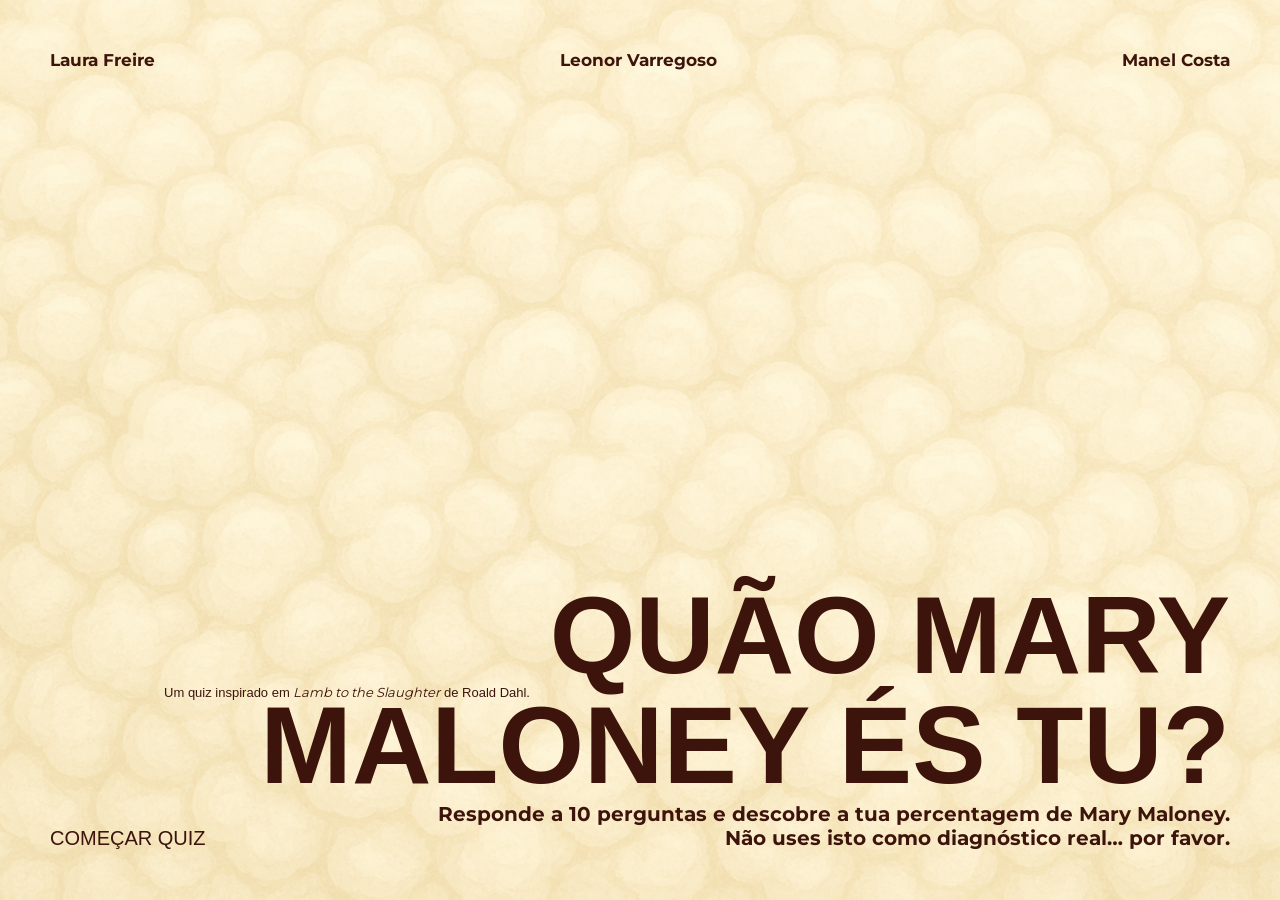
<file: index.html>
<!DOCTYPE html>
<html lang="pt">
<head>
    <meta charset="UTF-8">
    <meta name="viewport" content="width=device-width, initial-scale=1.0">
    <title>Homepage</title>
    <link rel="stylesheet" href="css/warning.css">
    <script src="js/warning.js" defer></script>
    <script src="js/index.js" defer></script>
    <script src="js/script.js" defer></script>
    <link rel="stylesheet" href="css/index.css">

</head>
<body>
<div class="screen-warning" aria-live="polite">
    <div class="screen-warning__content">
        <img src="img/logo.png" alt="Logo" class="screen-warning__logo">
        <p class="screen-warning__text">
            É necessário um ecrã maior para visualizar este website.
        </p>
    </div>
</div>

<div id="canvas-container">
    <canvas id="carne-canvas"></canvas>
    <canvas id="la-canvas"></canvas>
</div>

<div class="page">
    <div class="nomes">
        <p>Laura Freire</p>
        <p>Leonor Varregoso</p>
        <p>Manel Costa</p>
    </div>
        <h1>QUÃO MARY<br>MALONEY ÉS TU?</h1>
        <p class="subtitle">
            Um quiz inspirado em <em>Lamb to the Slaughter</em> de Roald Dahl.
        </p>
        <p class="text-center">
            Responde a 10 perguntas e descobre a tua percentagem de Mary Maloney.<br>
            Não uses isto como diagnóstico real… por favor.
        </p>
    <div class="btn-row">
        <a class="btn" onclick="startQuiz()">COMEÇAR QUIZ</a>
    </div>
</div>

</body>
</html>
</file>
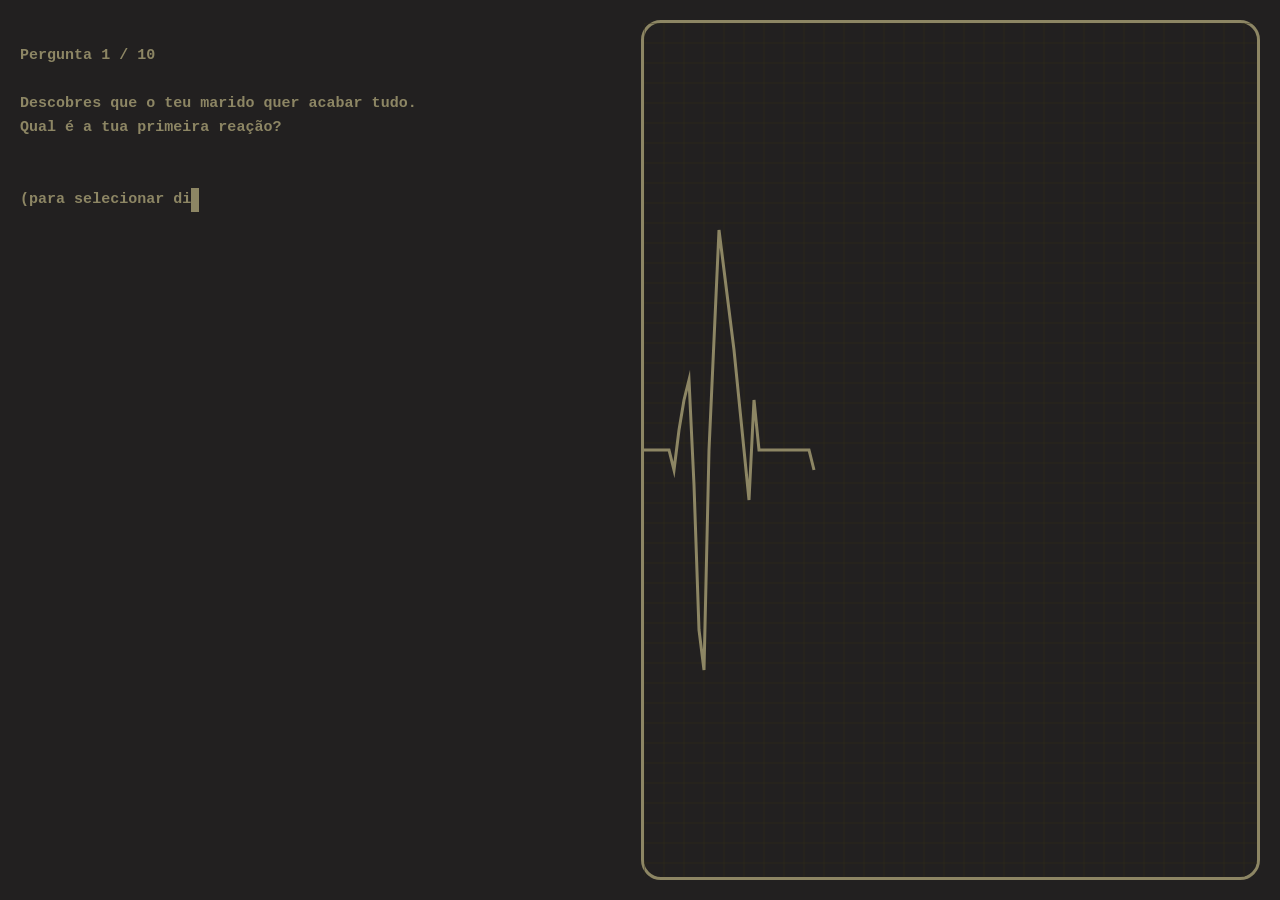
<file: pergunta1.html>
<!DOCTYPE html>
<html lang="pt-PT">
<head>
    <meta charset="UTF-8">
    <meta name="viewport" content="width=device-width, initial-scale=1.0">
    <title>Pergunta 1</title>
    <link rel="stylesheet" href="css/warning.css">
    <script src="js/warning.js" defer></script>
    <script src="js/p1.js" defer></script>
    <script src="js/script.js" defer></script>
    <link rel="stylesheet" href="css/p1.css">
</head>
<body>
<div class="screen-warning" aria-live="polite">
    <div class="screen-warning__content">
        <img src="img/logo.png" alt="Logo" class="screen-warning__logo">
        <p class="screen-warning__text">
            É necessário um ecrã maior para visualizar este website.
        </p>
    </div>
</div>

<div class="layout">

    <div class="terminal-wrapper">
        <div id="terminal"></div>
    </div>

    <div class="ecg-wrapper">
        <canvas id="ecg"></canvas>
    </div>

</div>

</body>
</html>
</file>
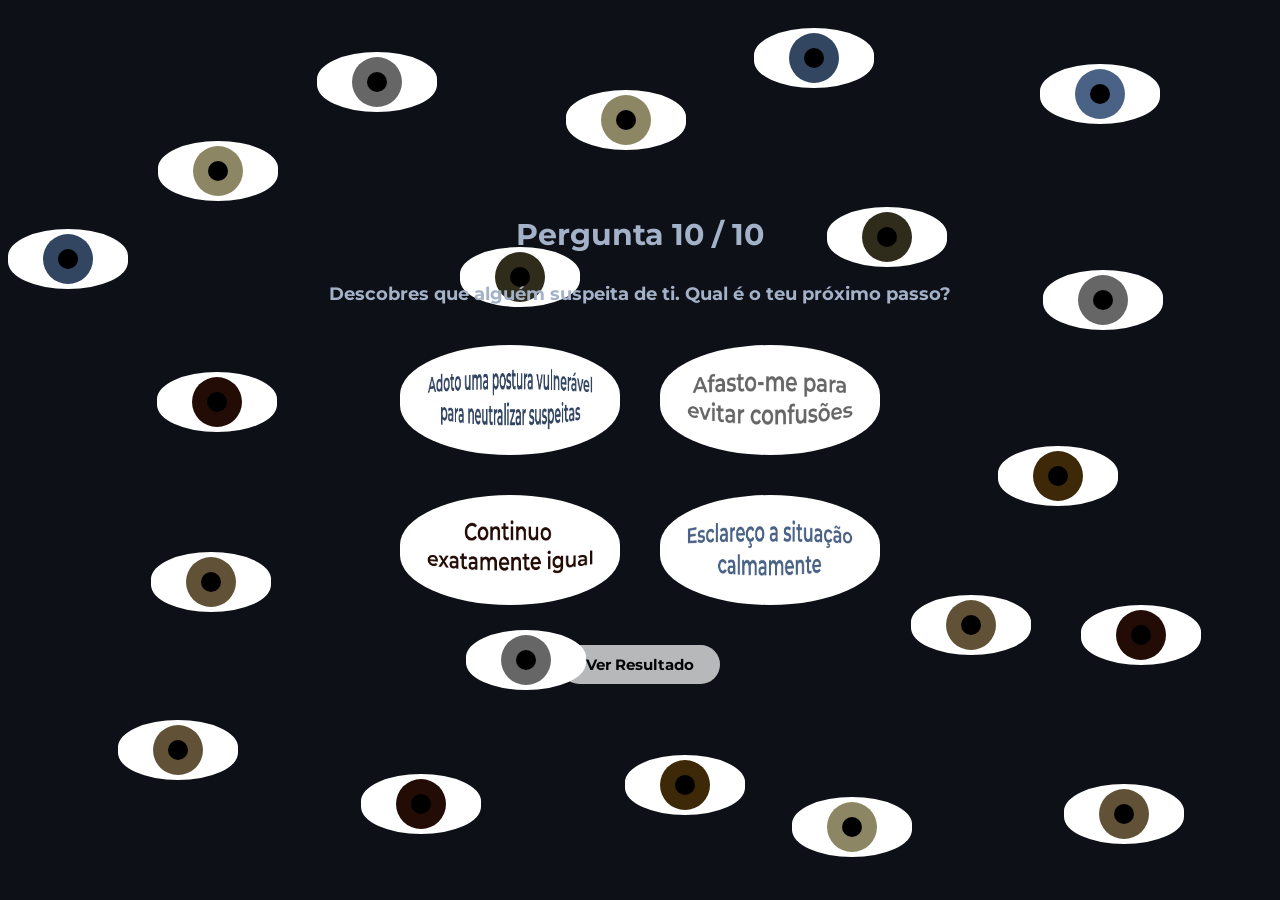
<file: pergunta10.html>
<!DOCTYPE html>
<html lang="pt-PT">
<head>
    <meta charset="UTF-8">
    <title>Pergunta 10</title>
    <link rel="stylesheet" href="css/warning.css">
    <script src="js/warning.js" defer></script>
    <script src="js/p10.js" defer></script>
    <script src="js/script.js" defer></script>
    <link rel="stylesheet" href="css/p10.css">
</head>

<body>
<div class="screen-warning" aria-live="polite">
    <div class="screen-warning__content">
        <img src="img/logo.png" alt="Logo" class="screen-warning__logo">
        <p class="screen-warning__text">
            É necessário um ecrã maior para visualizar este website.
        </p>
    </div>
</div>

<div id="eyes-container"></div>

<div class="main-wrapper">
    <div class="card">
        <h2 class="title-center">Pergunta 10 / 10</h2>
        <p class="question-text">
            Descobres que alguém suspeita de ti. Qual é o teu próximo passo?
        </p>

        <form>
            <div class="image-options">

                <label class="image-option">
                    <input type="radio" name="q10" value="10">
                    <div class="image-eye">
                        <img src="img/1.png" alt="1">
                    </div>
                </label>

                <label class="image-option">
                    <input type="radio" name="q10" value="0">
                    <div class="image-eye">
                        <img src="img/2.png" alt="2">
                    </div>
                </label>

                <label class="image-option">
                    <input type="radio" name="q10" value="5">
                    <div class="image-eye">
                        <img src="img/3.png" alt="3">
                    </div>
                </label>

                <label class="image-option">
                    <input type="radio" name="q10" value="2">
                    <div class="image-eye">
                        <img src="img/4.png" alt="4">
                    </div>
                </label>

            </div>


        </form>

        <div class="button-row">
            <button class="btn" type="button" onclick="nextQuestion('q10','resultado.html')">Ver Resultado</button>
        </div>
    </div>
</div>

</body>
</html>
</file>
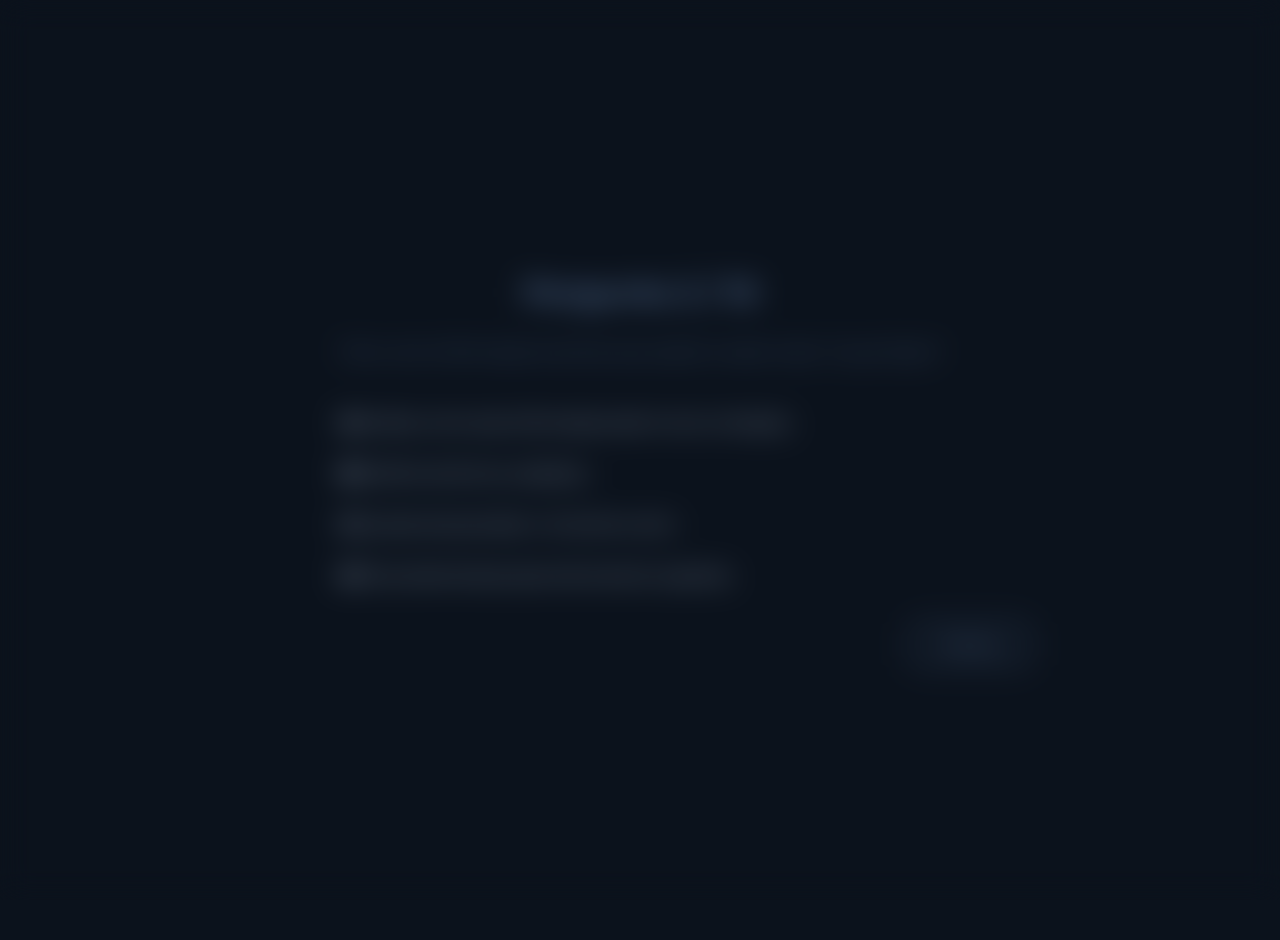
<file: pergunta2.html>
<!DOCTYPE html>
<html lang="pt">
<head>
    <meta charset="UTF-8">
    <title>Pergunta 2</title>
    <link rel="stylesheet" href="css/warning.css">
    <script src="js/warning.js" defer></script>
    <script src="js/p2.js" defer></script>
    <script src="js/script.js" defer></script>
    <link rel="stylesheet" href="css/p2.css">
</head>
<body>
<div class="screen-warning" aria-live="polite">
    <div class="screen-warning__content">
        <img src="img/logo.png" alt="Logo" class="screen-warning__logo">
        <p class="screen-warning__text">
            É necessário um ecrã maior para visualizar este website.
        </p>
    </div>
</div>

<canvas id="blurCanvas"></canvas>

<div class="main-wrapper">
    <div class="card">
        <h2 class="title-center">Pergunta 2 / 10</h2>
        <p class="question-text">
            Tens uma informação secreta que podia mudar tudo. O que fazes?
        </p>

        <form>
            <div class="options">
                <label class="option-label">
                    <input type="radio" name="q2" value="10">
                    <span><strong>A)</strong> Analiso como essa informação pode-me ser vantajosa.</span>
                </label>
                <label class="option-label">
                    <input type="radio" name="q2" value="0">
                    <span><strong>B)</strong> Partilho de forma cuidadosa.</span>
                </label>
                <label class="option-label">
                    <input type="radio" name="q2" value="6">
                    <span><strong>C)</strong> Guardo até perceber o momento certo.</span>
                </label>
                <label class="option-label">
                    <input type="radio" name="q2" value="8">
                    <span><strong>D)</strong> Finjo desinteresse para não levantar suspeitas.</span>
                </label>
            </div>
        </form>

        <div class="button-row">
            <button class="btn" type="button" onclick="nextQuestion('q2','pergunta3.html')">Próxima</button>
        </div>
    </div>
</div>

</body>
</html>
</file>
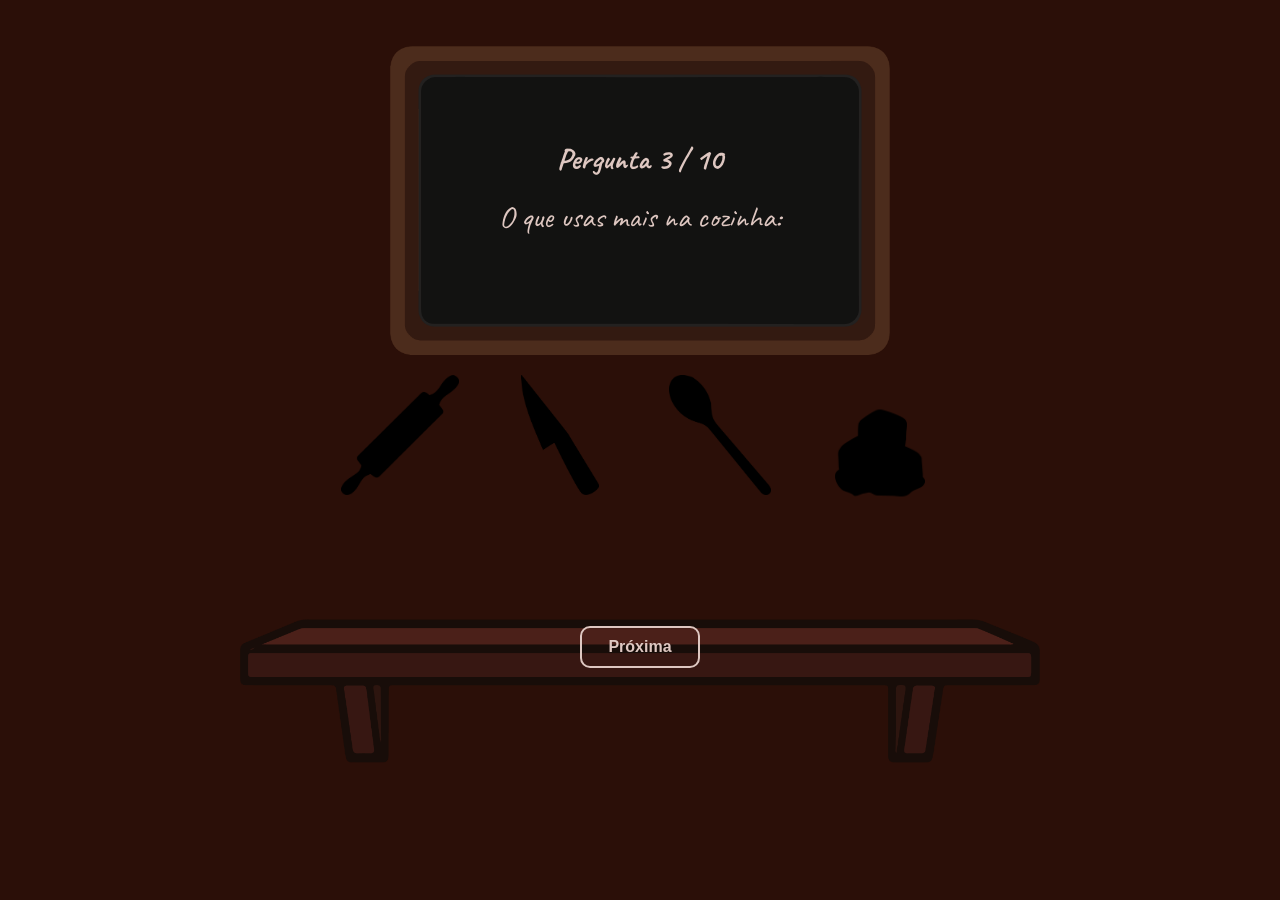
<file: pergunta3.html>
<!DOCTYPE html>
<html lang="pt">
<head>
    <meta charset="UTF-8">
    <title>Pergunta 3</title>
    <link rel="stylesheet" href="css/3.css">
    <script src="js/script.js" defer></script>
    <script src="js/3.js" defer></script>
    <link rel="stylesheet" href="css/warning.css">
    <script src="js/warning.js" defer></script>
</head>

<body>

<div class="screen-warning" aria-live="polite">
    <div class="screen-warning__content">

        <img
                src="img/logo.png"
                alt="Logo"
                class="screen-warning__logo"
        >

        <p class="screen-warning__text">
            É necessário um ecrã maior para visualizar este website.
        </p>

    </div>
</div>
    <img src="img/fundocozinha.png" alt="prateleira" class="img-fundo">

<div class="conteudo">

    <h2 class="title-center">Pergunta 3 / 10</h2>
    <p class="question-text">O que usas mais na cozinha:</p>

    <div class="quadro-container">
        <img src="img/quadro.png" alt="quadro" class="quadro-img">
    </div>


    <div class="objetos-container">

        <div class="obj" data-value="3" data-text="Um rolo da massa." data-radio="q3-rolo">
            <img src="img/rolo sombra.png" class="sombra">
            <img src="img/rolo.png" class="cor">
        </div>

        <div class="obj" data-value="9" data-text="Um bom conjunto de facas afiadas." data-radio="q3-faca">
            <img src="img/faca sombra.png" class="sombra">
            <img src="img/faca.png" class="cor">
        </div>

        <div class="obj" data-value="0" data-text="Uma colher de pau." data-radio="q3-colher">
            <img src="img/colher sombra.png" class="sombra">
            <img src="img/colher.png" class="cor">
        </div>

        <div class="obj gelo" data-value="10" data-text="Comida congelada, porque sou prático/a e não tenho tempo." data-radio="q3-gelo">
            <img src="img/gelo sombra.png" class="sombra">
            <img src="img/gelo.png" class="cor">
        </div>

    </div>

    <p class="descricao-selecao"></p>

    <div class="radios-ocultos">
        <input type="radio" name="q3" id="q3-rolo" value="3">
        <input type="radio" name="q3" id="q3-faca" value="9">
        <input type="radio" name="q3" id="q3-colher" value="0">
        <input type="radio" name="q3" id="q3-gelo" value="10">
    </div>

    <div class="button-row">
        <button class="btn" type="button"
                onclick="nextQuestion('q3','pergunta4.html')">
            Próxima
        </button>
    </div>

</div>

</body>


</html>
</file>
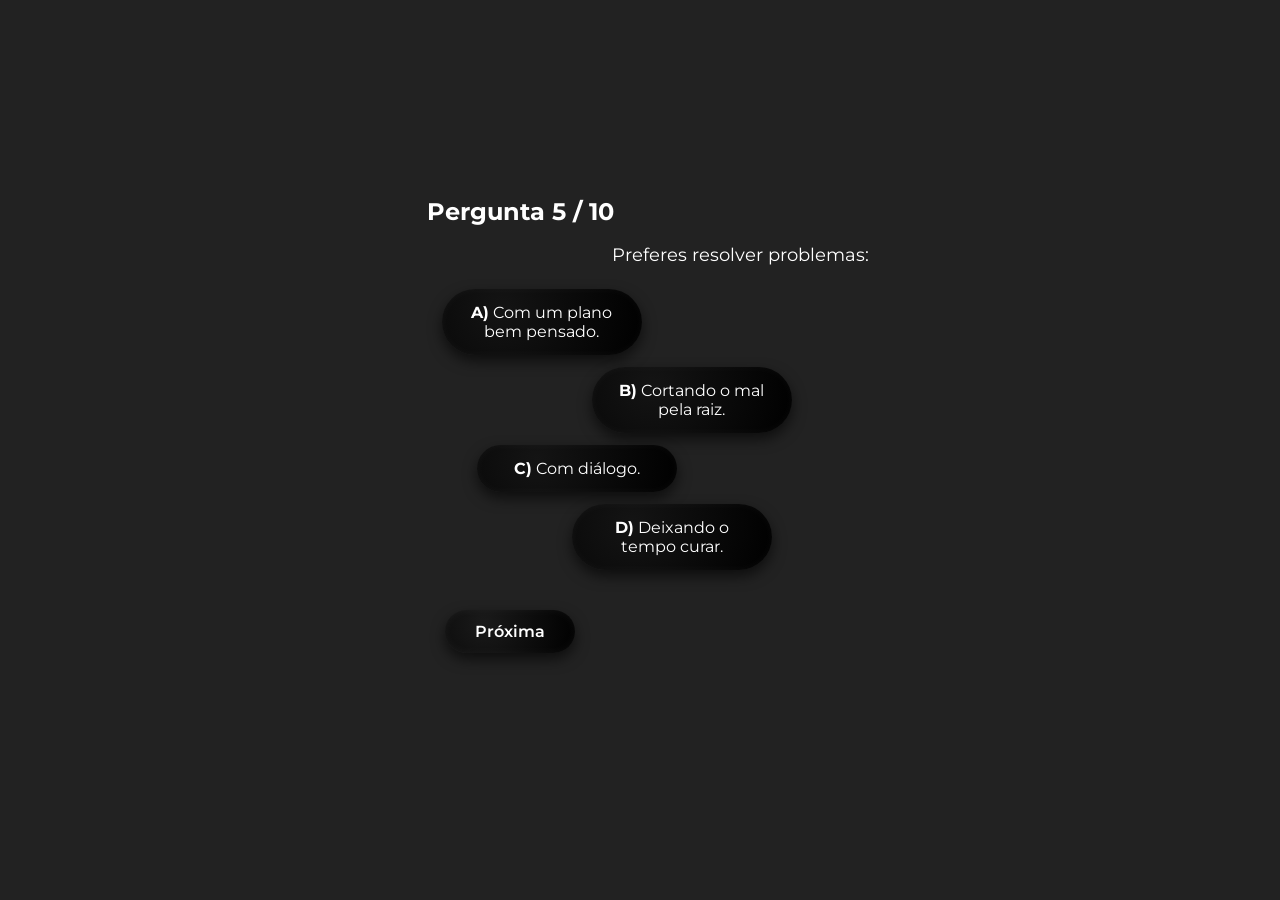
<file: pergunta5.html>
<!DOCTYPE html>
<html lang="pt">
<head>
    <meta charset="UTF-8">
    <title>Pergunta 5</title>
    <script src="js/warning.js" defer></script>

    <link rel="stylesheet" href="css/5.css">
    <script src="js/script.js" defer></script>
    <script src="js/5.js" defer></script>
    <link rel="stylesheet" href="css/warning.css">


</head>
<body>

<div class="screen-warning" aria-live="polite">
    <div class="screen-warning__content">

        <img
                src="img/logo.png"
                alt="Logo"
                class="screen-warning__logo"
        >

        <p class="screen-warning__text">
            É necessário um ecrã maior para visualizar este website.
        </p>

    </div>
</div>

<div class="main-wrapper">
    <div class="card">
        <h2 class="title-center">Pergunta 5 / 10</h2>
        <p class="question-text">
            Preferes resolver problemas:
        </p>

        <form>
            <div class="options">
                <label class="option-label">
                    <input type="radio" name="q5" value="6">
                    <span><strong>A)</strong> Com um plano bem pensado.</span>
                </label>
                <label class="option-label">
                    <input type="radio" name="q5" value="10">
                    <span><strong>B)</strong> Cortando o mal pela raiz.</span>
                </label>
                <label class="option-label">
                    <input type="radio" name="q5" value="0">
                    <span><strong>C)</strong> Com diálogo.</span>
                </label>
                <label class="option-label">
                    <input type="radio" name="q5" value="3">
                    <span><strong>D)</strong> Deixando o tempo curar.</span>
                </label>
            </div>
        </form>

        <div class="button-row">
            <button class="btn" type="button" onclick="nextQuestion('q5','pergunta6.html')">Próxima</button>
        </div>
    </div>
</div>
</body>
</html>
</file>
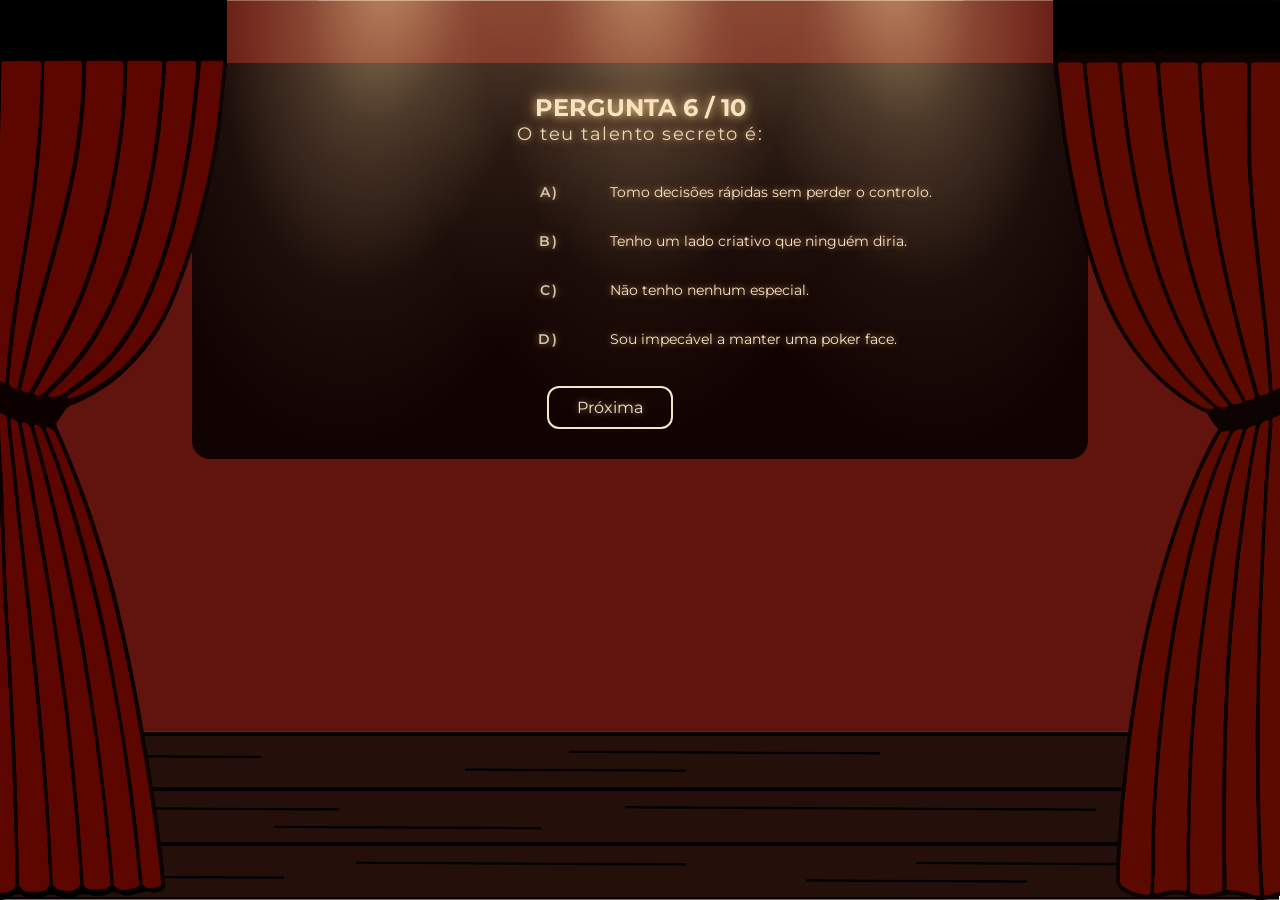
<file: pergunta6.html>
<!DOCTYPE html>
<html lang="pt">
<head>
    <meta charset="UTF-8">
    <title>Pergunta 6</title>
    <script src="js/warning.js" defer></script>
    <link rel="stylesheet" href="css/6.css">
    <script src="js/script.js" defer></script>
    <script src="js/6.js" defer></script>
    <link rel="stylesheet" href="css/warning.css">

</head>

<body>

<div class="screen-warning" aria-live="polite">
    <div class="screen-warning__content">

        <img
                src="img/logo.png"
                alt="Logo"
                class="screen-warning__logo"
        >

        <p class="screen-warning__text">
            É necessário um ecrã maior para visualizar este website.
        </p>

    </div>
</div>

<div class="cenario">
    <img src="img/cenário.png" class="cenario-img">

</div>
<img src="img/cortina_esq.png" id="cortina-fechada-esq" class="cortina-fechada fechar-esq">
<img src="img/cortina_dir.png" id="cortina-fechada-dir" class="cortina-fechada fechar-dir">

<img src="img/aberta_esq.png" class="cortina-aberta aberta-esq">
<img src="img/aberta_dir.png" class="cortina-aberta aberta-dir">

<div class="holofotes">
    <div class="holofote h1"></div>
    <div class="holofote h2"></div>
    <div class="holofote h3"></div>

</div>

<div class="painel-projecao">
    <h2 class="title-center">Pergunta 6 / 10</h2>
    <p class="question-text">O teu talento secreto é:</p>

    <form class="opcoes-projecao">

        <label class="option-label">
            <input type="radio" name="q6" value="10">
            <span class="linha-opcao">
            <span class="letra">A)</span>
            <span class="texto">Tomo decisões rápidas sem perder o controlo.</span>
        </span>
        </label>

        <label class="option-label">
            <input type="radio" name="q6" value="5">
            <span class="linha-opcao">
            <span class="letra">B)</span>
            <span class="texto">Tenho um lado criativo que ninguém diria.</span>
        </span>
        </label>

        <label class="option-label">
            <input type="radio" name="q6" value="0">
            <span class="linha-opcao">
            <span class="letra">C)</span>
            <span class="texto">Não tenho nenhum especial.</span>
        </span>
        </label>

        <label class="option-label">
            <input type="radio" name="q6" value="7">
            <span class="linha-opcao">
            <span class="letra">D)</span>
            <span class="texto">Sou impecável a manter uma poker face.</span>
        </span>
        </label>

    </form>


    <div class="button-row">
        <button class="btn" type="button" onclick="nextQuestion('q6','pergunta7.html')">Próxima</button>
    </div>
</div>
</body>
</html>
</file>
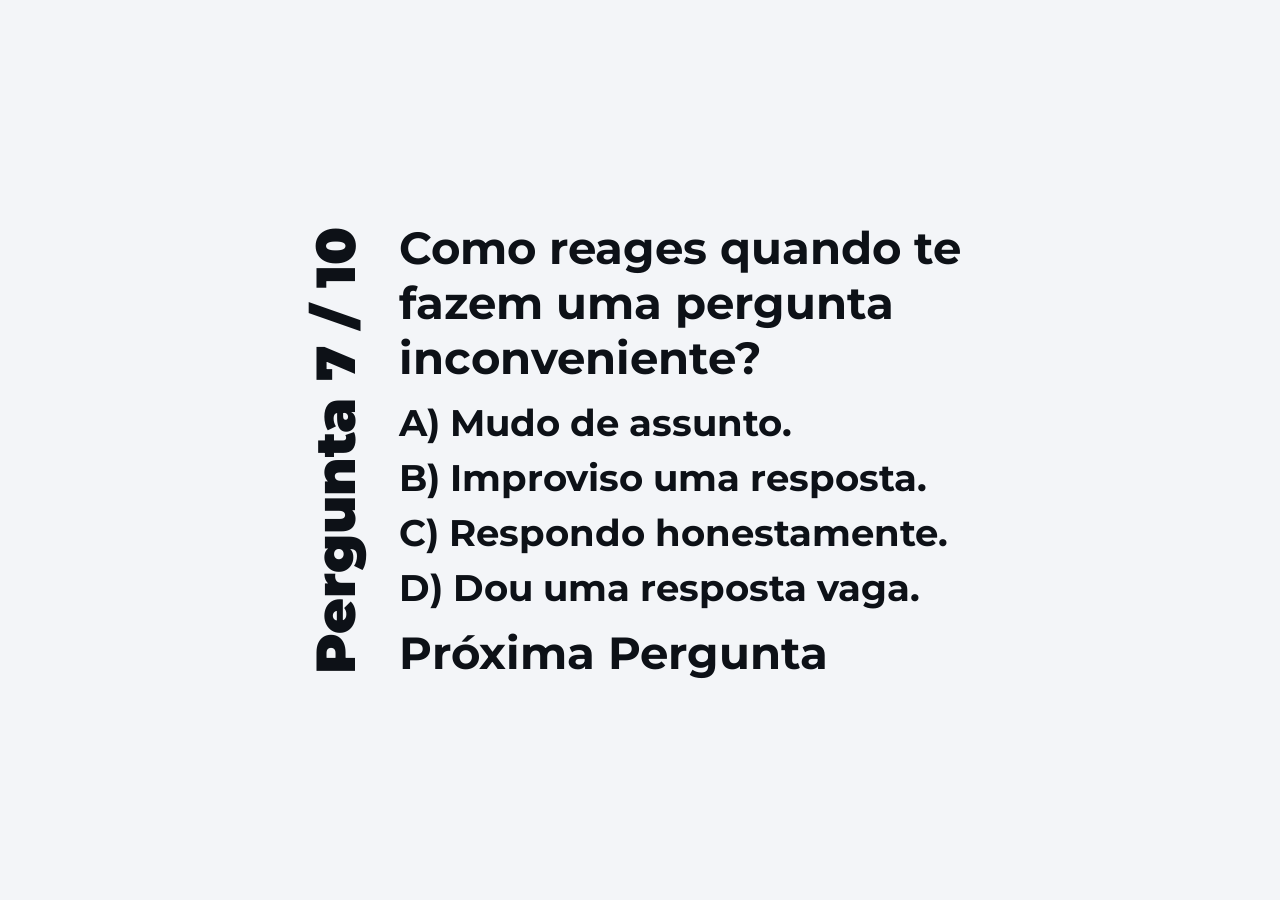
<file: pergunta7.html>
<!DOCTYPE html>
<html lang="pt-PT">
<head>
    <meta charset="UTF-8">
    <title>Pergunta 7</title>
    <link rel="stylesheet" href="css/warning.css">
    <script src="js/warning.js" defer></script>
    <script src="js/p7.js" defer></script>
    <script src="js/script.js" defer></script>
    <link rel="stylesheet" href="css/p7.css">
</head>
<body>
<div class="screen-warning" aria-live="polite">
    <div class="screen-warning__content">
        <img src="img/logo.png" alt="Logo" class="screen-warning__logo">
        <p class="screen-warning__text">
            É necessário um ecrã maior para visualizar este website.
        </p>
    </div>
</div>

<div class="main-wrapper">
    <h2 class="title-center">Pergunta 7 / 10</h2>
    <div class="card">
        <p class="question-text">
            Como reages quando te fazem uma pergunta inconveniente?
        </p>
        <form>
            <div class="options">
                <label class="option-label">
                    <input type="radio" name="q7" value="2">
                    <span><strong>A)</strong> Mudo de assunto.</span>
                </label>
                <label class="option-label">
                    <input type="radio" name="q7" value="10">
                    <span><strong>B)</strong> Improviso uma resposta.</span>
                </label>
                <label class="option-label">
                    <input type="radio" name="q7" value="0">
                    <span><strong>C)</strong> Respondo honestamente.</span>
                </label>
                <label class="option-label">
                    <input type="radio" name="q7" value="5">
                    <span><strong>D)</strong> Dou uma resposta vaga.</span>
                </label>
            </div>
        </form>

        <div class="button-row">
            <a class="btn" type="button" onclick="nextQuestion('q7','pergunta8.html')">Próxima Pergunta</a>
        </div>
    </div>
</div>
</body>
</html>
</file>
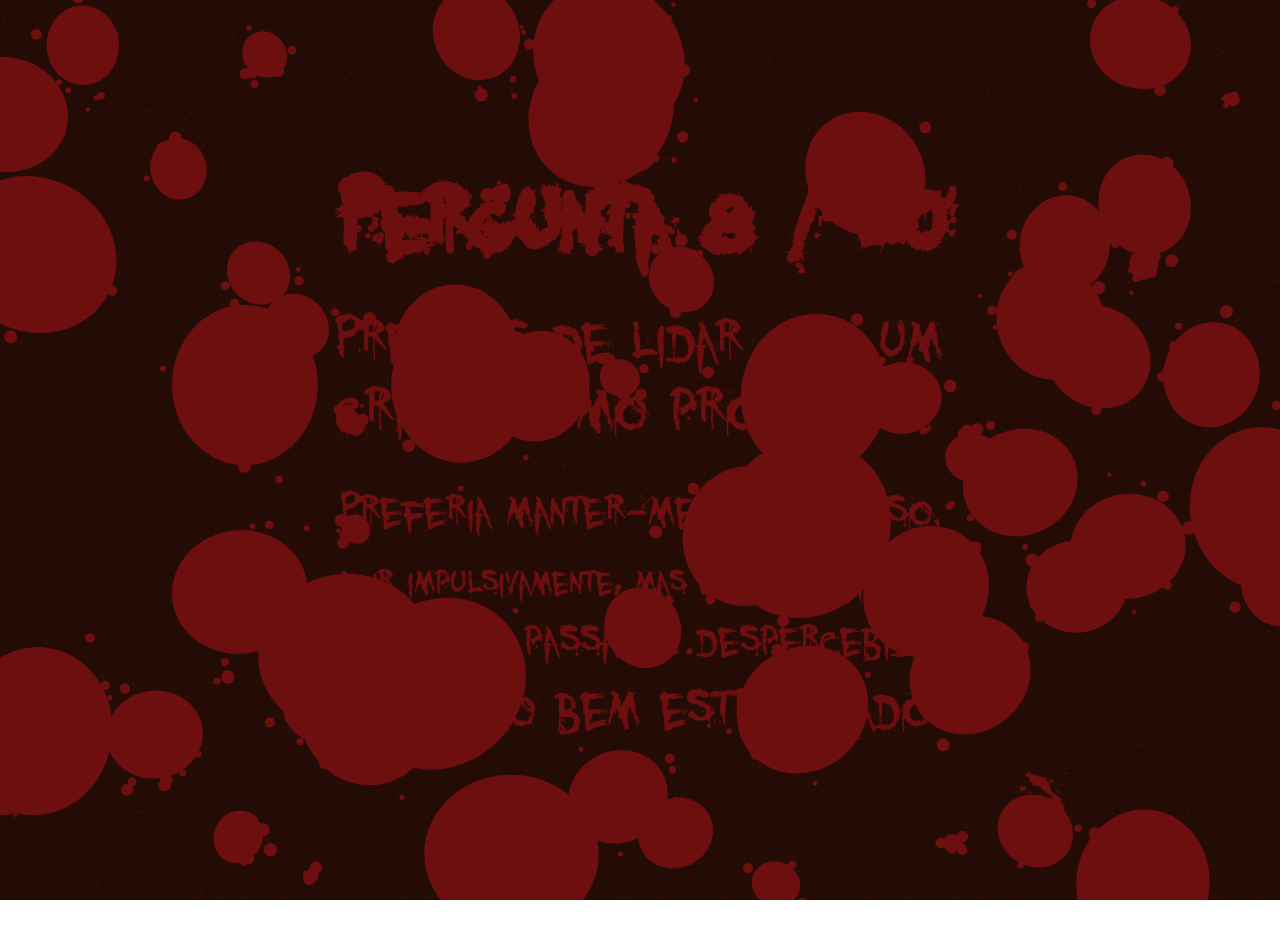
<file: pergunta8.html>
<!DOCTYPE html>
<html lang="pt-PT">
<head>
    <meta charset="UTF-8">
    <meta name="viewport" content="width=device-width, initial-scale=1.0">
    <title>Pergunta 8</title>
    <link rel="stylesheet" href="css/warning.css">
    <script src="js/warning.js" defer></script>
    <script src="js/p8.js" defer></script>
    <script src="js/script.js" defer></script>
    <link rel="stylesheet" href="css/p8.css">
</head>

<body>
<div class="screen-warning" aria-live="polite">
    <div class="screen-warning__content">
        <img
                src="img/logo.png"
                alt="Logo"
                class="screen-warning__logo"
        >
        <p class="screen-warning__text">
            É necessário um ecrã maior para visualizar este website.
        </p>
    </div>
</div>

<canvas id="bgCanvas"></canvas>
<canvas id="bloodCanvas"></canvas>

<div class="main-wrapper">
    <div class="card">
        <h2 class="title-center">Pergunta 8 / 10</h2>
        <p class="question-text">
            <span class="cima">Precisas de lidar com um</span>
            <span class="baixo">crime, como procedes?</span>
        </p>

        <form>
            <div class="options">
                <label class="option-label">
                    <input type="radio" name="q8" value="0">
                    <span class="oa">Preferia manter-me longe disso.</span>
                </label>
                <label class="option-label">
                    <input type="radio" name="q8" value="5">
                    <span class="ob">Agir impulsivamente, mas com cabeça fria.</span>
                </label>
                <label class="option-label">
                    <input type="radio" name="q8" value="10">
                    <span class="oc">Algo que passasse despercebido.</span>
                </label>
                <label class="option-label">
                    <input type="radio" name="q8" value="8">
                    <span class="od">Um plano bem estruturado.</span>
                </label>
            </div>
        </form>

        <div class="button-row">
            <button class="btn" type="button" onclick="nextQuestion('q8','pergunta9.html')"> > </button>
        </div>
    </div>
</div>

</body>
</html>
</file>
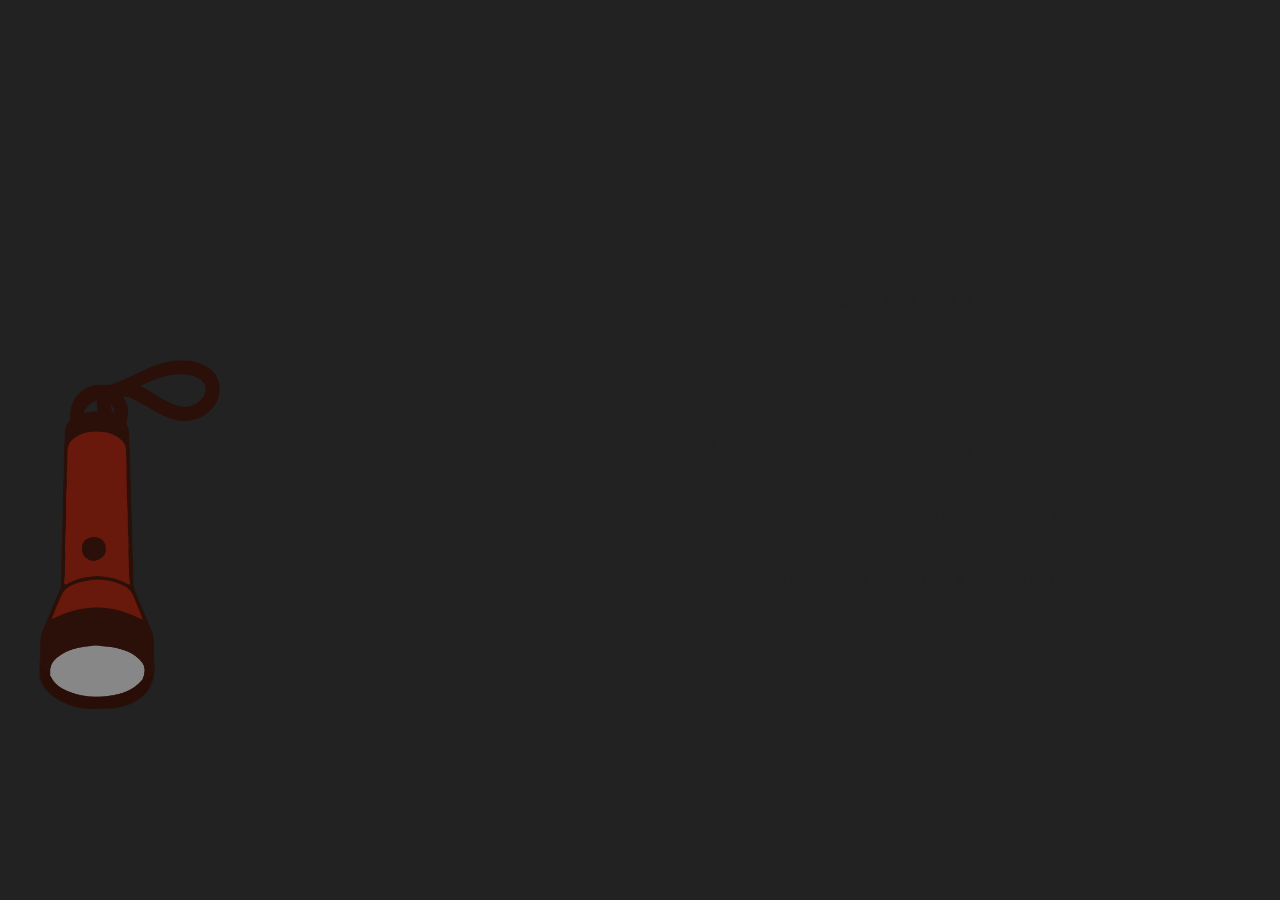
<file: pergunta9.html>
<!DOCTYPE html>
<html lang="pt">
<head>
    <meta charset="UTF-8">
    <title>Pergunta 9</title>
    <link rel="stylesheet" href="css/9.css">
    <script src="js/9.js" defer></script>
    <script src="js/script.js" defer></script>
    <link rel="stylesheet" href="css/warning.css">
    <script src="js/warning.js" defer></script>

</head>

<body>

<div class="screen-warning" aria-live="polite">
    <div class="screen-warning__content">

        <img src="img/logo.png" alt="Logo" class="screen-warning__logo">

        <p class="screen-warning__text">
            É necessário um ecrã maior para visualizar este website.
        </p>

    </div>
</div>

<div class="lanterna-container" id="lanterna">
    <div class="grupo-rotacao" id="grupo-rotacao">

        <img src="img/borda.png" class="borda-lanterna">
        <img src="img/luz.png" class="cone-luz" id="cone">
        <img src="img/lanterna.png" class="lanterna">

    </div>
</div>

<div class="conteudo">
        <h2 class="title-center">Pergunta 9 / 10</h2>

        <p class="question-text">
            A polícia está na tua sala a investigar. O que ofereces?
        </p>

        <form>
            <div class="options">

                <label class="option-label">
                    <input type="radio" name="q9" value="6">
                    <span><strong>A)</strong> Nada, quero que saiam depressa.</span>
                </label>

                <label class="option-label">
                    <input type="radio" name="q9" value="10">
                    <span><strong>B)</strong> Uma refeição, se for apropriado.</span>
                </label>

                <label class="option-label">
                    <input type="radio" name="q9" value="0">
                    <span><strong>C)</strong> Uma bebida quente, como um chá.</span>
                </label>

                <label class="option-label">
                    <input type="radio" name="q9" value="5">
                    <span><strong>D)</strong> Um sorriso simpático e respostas curtas.</span>
                </label>

            </div>
        </form>

        <div class="button-row">
            <button class="btn" type="button" onclick="nextQuestion('q9','pergunta10.html')">
                Próxima
            </button>
        </div>
</div>

</body>
</html>
</file>
<file: css/warning.css>
.screen-warning {
    position: fixed;
    inset: 0;
    z-index: 999999;
    display: none;
    align-items: center;
    justify-content: center;
    padding: 6vw;
    text-align: center;
}

.screen-warning::before {
    content: "";
    position: absolute;
    inset: 0;
    background-image: url("../homepage/la_image.png");
    background-size: cover;
    background-position: center;
    background-repeat: no-repeat;
    z-index: 0;
}

.screen-warning__content {
    position: relative;
    z-index: 1;
    max-width: 520px;
    width: 100%;
    display: flex;
    flex-direction: column;
    align-items: center;
    gap: 24px;

}

.screen-warning__logo {
    width: min(80vw, 500px);
    height: auto;
}

.screen-warning__text {
    font-size: clamp(10px, 3.5vw, 30px);
    line-height: 1.5;
    color: #821219;
    max-width: 40ch;
}

@media (max-width: 850px) {
    body > *:not(.screen-warning) {
        display: none !important;
    }
    .screen-warning {
        display: flex;
    }
}
</file>
<file: css/index.css>
@font-face {
    font-family: 'Montserrat';
    src: url('../fonts/Montserrat/Montserrat-VariableFont_wght.ttf') format('truetype');
}

* {
    font-family: "Montserrat", sans-serif;
}

html, body {
    margin: 0;
    padding: 0;
    overflow: hidden;
    height: 100%;
    width: 100%;
}

#canvas-container {
    position: fixed;
    top: 0;
    left: 0;
    width: 100%;
    height: 100%;
    z-index: 0;
}

#la-canvas,
#carne-canvas {
    position: absolute;
    width: 100%;
    height: 100%;
}

#la-canvas {
    position: absolute;
    top: 0;
    left: 0;
    width: 100%;
    height: 100%;
    z-index: 1;
    pointer-events: none;
}

#carne-canvas {
    position: absolute;
    top: 0;
    left: 0;
    width: 100%;
    height: 100%;
    z-index: 0;

}

.page {
    position: relative;
    z-index: 1;
    width: 100vw;
    height: 100vh;
    padding: 50px;
    box-sizing: border-box;
}

.nomes {
    position: absolute;
    left: 0;
    right: 0;
    display: flex;
    justify-content: space-between;
    padding: 0 50px;

}

.nomes p {
    margin: 0;
    font-family: "Montserrat", sans-serif;
    font-weight: bold;
    font-size: 19px;
    color: #3C140B;
}

h1 {
    position: absolute;
    right: 50px;
    bottom: 120px;
    text-align: right;
    line-height: 1;
    margin: 0;
    color: #3C140B;
    font-family: "Montserrat Black", sans-serif;
    font-size: 125px;
}

.subtitle{
    position: absolute;
    right: 840px;
    bottom: 230px;
    text-align: right;
    margin: 0;
    color: #3C140B;
    font-family: "Montserrat SemiBold", sans-serif;
    font-size: 15px;
}

.text-center {
    position: absolute;
    bottom: 50px;
    right: 50px;
    text-align: right;
    margin: 0;
    padding: 0;
    font-family: "Montserrat", sans-serif;
    font-weight: bold;
    font-size: 25px;
    color: #3C140B;
}


.btn-row {
    position: absolute;
    bottom: 50px;
}

.btn{
    font-family: "Montserrat Black", sans-serif;
    font-size: 23px;
    color: #3C140B;
    display: inline-block;
    transition: transform 0.3s ease;
}

.btn:hover{
    transform: scale(1.1);
}


@media (max-width: 1400px) {
    .nomes p{
        font-size: 17px;
    }
    h1{
        font-size: 110px;
        bottom: 100px;
    }
    .subtitle{
        font-size: 13px;
        right: 750px;
        bottom: 200px;
    }
    .text-center{
        font-size: 20px;
    }
    .btn{
        font-size: 20px;
    }
}

@media (max-width: 1250px) {
    .nomes p{
        font-size: 15px;
    }
    h1{
        font-size: 100px;
        bottom: 90px;
    }
    .subtitle{
        font-size: 12px;
        right: 690px;
        bottom: 180px;
    }
    .text-center{
        font-size: 18px;
    }
    .btn{
        font-size: 18px;
    }
}

@media (max-width: 1150px) {
    .nomes p{
        font-size: 15px;
        margin-top: -20px;
    }
    h1{
        font-size: 90px;
        bottom: 80px;
    }
    .subtitle{
        font-size: 10px;
        right: 620px;
        bottom: 163px;
    }
    .text-center{
        font-size: 16px;
    }
    .btn{
        font-size: 16px;
    }
}

@media (max-width: 1000px) {
    .nomes p{
        font-size: 13px;
        margin-top: -20px;
    }
    h1{
        font-size: 80px;
    }
    .subtitle{
        font-size: 10px;
        right: 565px;
        bottom: 155px;
    }
    .text-center{
        font-size: 14px;
    }
    .btn{
        font-size: 14px;
    }
}

@media (max-width: 900px) {
    .nomes p{
        font-size: 13px;
        margin-top: -20px;
    }
    h1{
        font-size: 70px;
    }
    .subtitle{
        font-size: 10px;
        right: 500px;
        bottom: 145px;
    }
    .text-center{
        font-size: 13px;
    }
    .btn{
        font-size: 13px;
    }
}

@media (max-width: 820px) {
    .nomes p{
        font-size: 13px;
        margin-top: -20px;
    }
    h1{
        font-size: 60px;
    }
    .subtitle{
        font-size: 10px;
        right: 435px;
        bottom: 135px;
    }
    .text-center{
        font-size: 13px;
    }
    .btn{
        font-size: 13px;
    }
}

@media (max-width: 780px) {
    .nomes p{
        font-size: 13px;
        margin-top: -20px;
    }
    h1{
        font-size: 50px;
    }
    .subtitle{
        font-size: 9px;
        right: 370px;
        bottom: 125px;
    }
    .text-center{
        font-size: 12px;
    }
    .btn{
        font-size: 12px;
    }
}
</file>
<file: css/p1.css>
@font-face {
    font-family: 'CourierPrime';
    src: url('../fonts/Courier_Prime/CourierPrime-Regular.ttf') format('truetype');
}

* {
    margin: 0;
    padding: 0;
    box-sizing: border-box;
}

body {
    background-color: #222020;
    font-family: "Courier New", monospace;
    color: #8d8664;
    overflow: hidden;
}

/* LAYOUT EM DUAS COLUNAS */
.layout {
    display: flex;
    width: 100vw;
    height: 100vh;
}

/* ESQUERDA — TERMINAL */
.terminal-wrapper {
    width: 50%;
    padding: 20px;
    font-weight: bold;
}

#terminal {
    font-size: 17px;
    white-space: pre-wrap;
    line-height: 1.6;
}

.cursor {
    display: inline-block;
    width: 8px;
    background: #8d8664;
    animation: blink 0.6s infinite;
}

@keyframes blink {
    50% { opacity: 0; }
}

/*gráfico à direita*/
.ecg-wrapper {
    width: 50%;

    position: relative;
    margin: 20px;
    border: 3px solid #8d8664;
    border-radius: 20px;
}

canvas {
    position: absolute;
    width: 100%;
    height: 100%;
}

@media (max-width: 1510px){
    #terminal{
        font-size: 16px;
    }
}

@media (max-width: 1400px){
    #terminal{
        font-size: 15px;
    }
}
</file>
<file: css/p10.css>
@font-face {
    font-family: 'Montserrat';
    src: url('../fonts/Montserrat/Montserrat-VariableFont_wght.ttf') format('truetype');
}

* {
    margin: 0;
    padding: 0;
    box-sizing: border-box;
    font-family: "Montserrat", sans-serif;
}

body {
    min-height: 100vh;
    background: #0d1117;
    color: #cad0da;
    overflow: hidden;
    display: flex;
    justify-content: center;
    align-items: center;
}

.eye {
    position: absolute;
    width: 120px;
    height: 60px;
    background: white;
    border-radius: 110% / 100%;
    overflow: hidden;
    display: flex;
    justify-content: center;
    align-items: center;
}

.eye:before,
.eye:after {
    content: '';
    position: absolute;
    width: 130%;
    height: 190%;
    left: 50%;
    z-index: 1;
    transform: translateX(-50%);
}

.eye:before {
    top: 0;
    border-radius: 0 0 50% 50%;
    border-bottom: 40px solid #0d1117;
    transform: translateX(-50%) translateY(var(--eyelid, 0%));
}

.eye:after {
    bottom: 0;
    border-radius: 50% 50% 0 0;
    border-top: 40px solid #0d1117;
    transform: translateX(-50%) translateY(var(--eyelid2, 0%));
}

.eye i {
    position: absolute;
    width: 50px;
    height: 50px;
    border-radius: 50%;
    display: flex;
    justify-content: center;
    align-items: center;
}

.eye i .pupil {
    width: 20px;
    height: 20px;
    background: black;
    border-radius: 50%;
}

.main-wrapper {
    z-index: 10;
    min-height: 100vh;
    display: flex;
    align-items: center;
    justify-content: center;
    pointer-events: none;
}

.card {
    max-width: 900px;
    width: 100%;
    padding: 32px 28px;
    text-align: center;
}

.card,
.card * {
    pointer-events: auto;
}

.title-center {
    margin-bottom: 30px;
    font-size: 30px;
    color: #a3b2c8;
}

.question-text {
    font-size: 18px;
    margin-bottom: 40px;
    color: #a3b2c8;
    font-weight: bold;
}

.title-center,
.question-text {
    pointer-events: none;
}

.image-options {
    display: grid;
    grid-template-columns: repeat(2, 220px);
    gap: 40px;
    justify-content: center;
}
.image-option {
    cursor: pointer;
}

.image-option input {
    display: none;
}

/*imagens*/
.image-eye {
    position: relative;
    width: 220px;
    height: 110px;
    background: white;
    border-radius: 110% / 100%;
    overflow: hidden;
}

.image-eye img {
    position: absolute;
    width: 100%;
    height: auto;
    top: 50%;
    left: 50%;
    transform: translate(-50%, -50%);
}

/* pálpebras*/
.image-eye::before,
.image-eye::after {
    content: '';
    position: absolute;
    width: 130%;
    height: 190%;
    left: 50%;
    z-index: 2;
    transform: translateX(-50%);
}

.image-eye::before {
    top: 0;
    border-radius: 0 0 50% 50%;
    border-bottom: 40px solid #0d1117;
    transform: translateX(-50%) translateY(var(--eyelid, 0%));
}

.image-eye::after {
    bottom: 0;
    border-radius: 50% 50% 0 0;
    border-top: 40px solid #0d1117;
    transform: translateX(-50%) translateY(var(--eyelid2, 0%));
}

@keyframes blink-eye {
    0% {
        --eyelid: 0%;
        --eyelid2: 0%;
    }
    45% {
        --eyelid: -47%;
        --eyelid2: 47%;
    }
    55% {
        --eyelid: -47%;
        --eyelid2: 47%;
    }
    100% {
        --eyelid: 0%;
        --eyelid2: 0%;
    }
}

/*botão*/
.button-row {
    margin-top: 40px;
    display: flex;
    justify-content: center;
}

.btn {
    background-color: #fff;
    color: #000;
    border: none;
    padding: 10px 26px;
    font-size: 15px;
    font-weight: bold;
    cursor: pointer;
    border-radius: 50px;
    opacity: 0.7;
}

.btn:hover {
    opacity: 1;
}
</file>
<file: css/p2.css>
@font-face {
    font-family: 'Montserrat';
    src: url('../fonts/Montserrat/Montserrat-VariableFont_wght.ttf') format('truetype');
}

* {
    margin: 0;
    padding: 0;
    font-family: "Montserrat", sans-serif;
}

body {
    overflow: hidden;
    background-color: #0b121c;
    color: #1b232f;
    padding: 20px;
}

#blurCanvas {
    position: fixed;
    top: 0;
    left: 0;
    width: 100vw;
    height: 100vh;
    z-index: 10;
    pointer-events: none;

    backdrop-filter: blur(15px);
    -webkit-mask-image: radial-gradient(circle 80px at var(--mx) var(--my), transparent 0%, black 100%);
    mask-image: radial-gradient(circle 120px at var(--mx) var(--my), transparent 0%, black 100%);
}

.main-wrapper {
    min-height: 100vh;
    display: flex;
    align-items: center;
    justify-content: center;
}

.card {
    width: 100%;
    max-width: 900px;
    padding: 50px 20px;
    justify-content: center;
}

.title-center {
    color: #4a6285;
    text-align: center;
    margin-bottom: 30px;
    font-size: 30px;
}

.question-text {
    color: #4a6285;
    font-size: 18px;
    margin-bottom: 40px;
    text-align: center;
}

.options {
    display: flex;
    flex-direction: column;
    align-items: center;
    gap: 12px;
}

.option-label {
    color: #b2c3dd;
    display: flex;
    align-items: center;
    gap: 10px;
    cursor: pointer;
    transition: 0.2s;
    padding: 10px 40px;
    width: 600px;
    text-align: center;
    border-radius: 10px;
}

.option-label:hover {
    opacity: 0.5;
}

.option-label span {
    display: block;
    transition: 0.2s;
}

.option-label input[type="radio"]:checked + span {
    color: #4a6285;
}

.option-label input[type="radio"] {
    display: none;
}

.button-row {
    margin-top: 28px;
    display: flex;
    justify-content: flex-end;
}

.btn {
    border: 2px solid #4a6285;
    color: #4a6285;
    background: transparent;
    padding: 10px 26px;
    font-size: 15px;
    font-weight: bold;
    cursor: pointer;
    transition: 0.2s;
    margin-right: 60px;
    border-radius: 10px;
    width: 120px;
}

.btn:hover {
    opacity: 0.5;
}
</file>
<file: css/3.css>
@font-face {
    font-family: 'Montserrat';
    src: url('../fonts/Montserrat/Montserrat-VariableFont_wght.ttf') format('truetype');
}

@font-face {
    font-family: 'Caveat';
    src: url('../fonts/Caveat/Caveat-VariableFont_wght.ttf') format('truetype');
}

* {
    margin: 0;
    padding: 0;
    box-sizing: border-box;
}

body {
    background-color: #2b0f08;
    color: #222;
    padding: 0;
}

.img-fundo {
    position: fixed;
    top: 72%;
    left: 50%;
    transform: translate(-50%, -20%);
    width: 800px;
    height: auto;
    z-index: 1;
    pointer-events: none;
}

.main-wrapper {
    min-height: 90vh;
    display: flex;
    align-items: center;
    justify-content: center;
}

.title-center {
    font-size: 30px;
    color: #dec7c1;
    text-align: center;
    margin-top: 140px;
    margin-bottom: 20px;
    font-family: "Caveat";
}

.question-text {
    color: #dec7c1;
    font-size: 30px;
    font-family: "Caveat";
}

.quadro-container {
    width: 100%;
    display: flex;
    justify-content: center;
    margin-top: -190px;
    margin-bottom: -20px;
    z-index: -1;
    position: relative;
}

.quadro-img {
    width:500px;
    height: auto;
    display: block;
}

.conteudo {
    position: relative;
    z-index: 5;
    width: 100%;
    max-width: 1000px;
    margin: 0 auto;
    text-align: center;
    color: #000;
}

.objetos-container {
    display: flex;
    justify-content: center;
    gap: 40px;
    margin-top: 40px;
    margin-bottom:70px;
    position: relative;
    z-index: 10;
}

.obj {
    width: min(120px, 22vw);
    aspect-ratio: 1 / 1;
    position: relative;
    cursor: pointer;
}

.obj img {
    width: 100%;
    height: 100%;
    object-fit: contain;
    position: absolute;
    top: 0;
    left: 0;
    transition: 0.3s ease;
}

.obj.gelo {
    transform: scale(0.75) translateY(24px);
}

.obj .cor { opacity: 0; }
.obj.ativo .cor { opacity: 1; }
.obj.ativo .sombra { opacity: 0; }

.descricao-selecao {
    font-family: "Montserrat";
    color: #dec7c1;
    text-align: center;
    margin-top: 5px;
    margin-bottom: 30px;
    font-size: 0.9rem;
    min-height: 26px;
}

.button-row {
    display: flex;
    justify-content: center;
    margin-top: 35px;
    font-family: "Montserrat", sans-serif;

}

.btn {
    background-color: transparent;
    color: #dec7c1;
    border: 2px solid #dec7c1;
    border-radius: 10px;
    padding: 10px 26px;
    font-size: 1rem;
    font-weight: bold;
    cursor: pointer;
    transition: 0.2s;
}

.btn:hover {
    opacity: 0.5;
}

.scale-wrapper {
    width: 100%;
    transform-origin: top center;
    position: relative;
}

.page-scale {
    position: relative;
    width: 100%;
    transform-origin: top center;
    transition: 0.3s ease;
}

input[type="radio"] {
    display: none !important;
    appearance: none !important;
    -webkit-appearance: none !important;
}
</file>
<file: css/5.css>
@font-face {
    font-family: 'Montserrat';
    src: url('../fonts/Montserrat/Montserrat-VariableFont_wght.ttf') format('truetype');
}

* {
    font-family: "Montserrat", sans-serif;
    box-sizing: border-box;
    margin: 0;
    padding: 0;
}

html, body {
    overflow: hidden;
    height: 100%;
}

body {
    background-color: #222222;
    color: #ffffff;
    padding: 20px;
}

.main-wrapper {
    min-height: 90vh;
    display: flex;
    align-items: center;
    justify-content: center;
}

.title-center {
    z-index: 9999;
    --offset-x: -120px;
    text-align: center;
    margin-bottom: 18px;
    animation: floatTitle 6s ease-in-out infinite;
    transform: translateX(var(--offset-x)) translateY(0);
}

@keyframes floatTitle {
    0% {
        transform: translateX(var(--offset-x)) translateY(0);
    }
    50% {
        transform: translateX(var(--offset-x)) translateY(-6px);
    }
    100% {
        transform: translateX(var(--offset-x)) translateY(0);
    }
}

.question-text {
    z-index: 9999;
    --offset-x: 100px;
    font-size: 1.1rem;
    margin-bottom: 24px;
    text-align: center;
    animation: floatQuestion 5.2s ease-in-out infinite;
    transform: translateX(var(--offset-x)) translateY(0);
}

@keyframes floatQuestion {
    0% {
        transform: translateX(var(--offset-x)) translateY(0);
    }
    50% {
        transform: translateX(var(--offset-x)) translateY(-8px);
    }
    100% {
        transform: translateX(var(--offset-x)) translateY(0);
    }
}

.options {
    display: flex;
    flex-direction: column;
    gap: 12px;
}

.option-label {
    --offset-x: 0px;
    z-index: 50;
    position: relative;
    display: flex;
    align-items: center;
    justify-content: center;
    text-align: center;
    width: 200px;
    padding: 14px 20px;
    border-radius: 60px;
    background: radial-gradient(circle at 30% 30%, #141414, #000000);
    color: #ffffff;
    cursor: pointer;
    box-shadow:
            inset 0 0 10px rgba(255,255,255,0.04),
            0 6px 14px rgba(0,0,0,0.6);

    animation: float 4.8s ease-in-out infinite;
    transition: opacity 0.3s ease;
    transform: translateX(var(--offset-x)) translateY(0);
}

.option-label:nth-child(1) { --offset-x: -70px; }
.option-label:nth-child(2) { --offset-x:  80px; }
.option-label:nth-child(3) { --offset-x: -35px; }
.option-label:nth-child(4) { --offset-x:  60px; }


@keyframes float {
    0% {
        transform: translateX(var(--offset-x)) translateY(0);
    }
    50% {
        transform: translateX(var(--offset-x)) translateY(-8px);
    }
    100% {
        transform: translateX(var(--offset-x)) translateY(0);
    }
}


.option-label:nth-child(1) { animation-duration: 4.5s; }
.option-label:nth-child(2) { animation-duration: 5.2s; animation-delay: 0.3s; }
.option-label:nth-child(3) { animation-duration: 4.8s; animation-delay: 0.6s; }
.option-label:nth-child(4) { animation-duration: 5.5s; animation-delay: 0.9s; }


.option-label input[type="radio"] {
    display: none;
}

.option-label input[type="radio"]:checked + span {
    font-weight: bold;
}

.option-label:hover {
    opacity: 0.5;
}

.option-label span {
    display: block;
    transition: 0.2s;
}

.button-row {
    margin-top: 40px;
    display: flex;
    justify-content: center;
}

.btn {
    --offset-x: -130px;
    background: radial-gradient(
            circle at 30% 30%,
            #1a1a1a,
            #000000);
    color: #ffffff;
    border: none;
    border-radius: 60px;
    padding: 12px 30px;
    font-size: 1rem;
    font-weight: 600;
    cursor: pointer;
    z-index: 9999;
    box-shadow:
            inset 0 0 10px rgba(255,255,255,0.05),
            0 6px 14px rgba(0,0,0,0.6);

    animation: floatBtn 4.8s ease-in-out infinite;
    transition: opacity 0.3s ease;
    transform: translateX(var(--offset-x)) translateY(0);
}

@keyframes floatBtn {
    0% {
        transform: translateX(var(--offset-x)) translateY(0);
    }
    50% {
        transform: translateX(var(--offset-x)) translateY(-6px);
    }
    100% {
        transform: translateX(var(--offset-x)) translateY(0);
    }
}


.btn:hover {
    opacity: 0.5;
}

/*sangue*/
.blood-drop {
    position: absolute;
    background: #000000;
    pointer-events: none;
    animation: fadeIn 0.5s ease-out forwards;
    border-radius: 50%; /* forma base redonda */
    transform-origin: center;
    z-index: -1;
}

@keyframes fadeIn {
    from { opacity: 0; transform: scale(0.6); }
    to   { opacity: 1; transform: scale(1); }
}

/* pensamento */
.thought-bubble {
    position: absolute;
    opacity: 0.45;
    pointer-events: auto;
    transition: transform 0.25s ease-out;
    animation: bubbleAppear 1s ease-out forwards;
    transform-origin: center;
}

.thought-bubble:hover {
    animation: talk 0.35s infinite alternate ease-in-out;
    opacity: 0.65;
}

/* dialogo */
.dialog-balloon {
    position: absolute;
    opacity: 0.45;
    pointer-events: auto;
    transition: transform 0.25s ease-out;
    animation: bubbleAppear 1s ease-out forwards;
    transform-origin: center;
}

.dialog-balloon:hover {
    animation: talk 0.35s infinite alternate ease-in-out;
    opacity: 0.65;
}

@keyframes bubbleAppear {
    from { transform: scale(0.4); opacity: 0; }
    to   { transform: scale(1); opacity: 0.45; }
}

@keyframes talk {
    from { transform: translateY(0) scale(1.05); }
    to   { transform: translateY(-6px) scale(1.05); }
}

@keyframes wobble {
    0%   { transform: rotate(0deg) scale(1); }
    25%  { transform: rotate(-4deg) scale(1.05); }
    50%  { transform: rotate(4deg) scale(1.05); }
    75%  { transform: rotate(-4deg) scale(1.05); }
    100% { transform: rotate(0deg) scale(1); }
}

/* relogio */
.clock-bubble {
    position: absolute;
    opacity: 0.45;
    pointer-events: auto;
    animation: bubbleAppear 1s ease-out forwards;
    transform-origin: center;
    transition: transform 0.3s ease-out, opacity 0.3s;
}

.clock-bubble:hover {
    opacity: 0.75;
    transform: scale(1.1);
}

.clock-hand-mini {
    position: absolute;
    left: 50%;
    top: 50%;
    transform-origin: 50% 95%;
}

.clock-minute {
    height: 55px;
}

.clock-hour {
    height: 40px;
}
</file>
<file: css/6.css>
@font-face {
    font-family: 'Montserrat';
    src: url('../fonts/Montserrat/Montserrat-VariableFont_wght.ttf') format('truetype');
}

* {
    box-sizing: border-box;
    margin: 0;
    padding: 0;
    font-family: "Montserrat", sans-serif;
}

body {
    overflow: hidden;
}

.cenario {
    position: fixed;
    inset: 0;
    z-index: -1;
}

.cenario-img {
    width: 100%;
    height: 100%;
}

.cortina-aberta {
    position: fixed;
    top: 0;
    height: 100vh;
    z-index: 9999;
    width: clamp(200px, 22vw, 500px);
    pointer-events: none;
}

.aberta-esq {
    left: -55px;
}

.aberta-dir {
    right: -55px;
}

.cortina-fechada {
    position: fixed;
    top: 0;
    height: 100vh;
    width: 60vw;
    z-index: 5000;
    pointer-events: none;
    transition: transform 0.8s ease-in-out;
}

.fechar-esq {
    left: 0;
    transform: translateX(-100%);
}

.fechar-dir {
    right: 0;
    transform: translateX(100%);
}

.fechar-esq.fechar {
    transform: translateX(-5%);
}

.fechar-dir.fechar {
    transform: translateX(5%);
}

.holofotes {
    position: fixed;
    top: 0;
    left: 0;
    width: 100%;
    height: 50vh;
    pointer-events: none;
    z-index: 50;
}

.holofote {
    position: absolute;
    top: -40px;
    width: 500px;
    height: 500px;
    background: radial-gradient(ellipse at top, rgba(255, 220, 160, 0.6), rgba(255, 220, 160, 0.25), rgba(255, 220, 160, 0.05), transparent 70%);
    filter: blur(2px);
    transform-origin: top center;
}

.h1 {
    left: 50%;
    transform: rotate(-8deg);
}

.h2 {
    left: 50%;
    transform: translateX(-50%);
}

.h3 {
    right: 50%;
    transform: rotate(8deg);
}

.painel-projecao {
    position: fixed;
    top: 7%;
    left: 50%;
    transform: translateX(-50%);
    background: rgba(0, 0, 0, 0.82);
    width: clamp(700px, 70vw, 900px);
    padding: clamp(20px, 2.5vw, 30px) clamp(30px, 6vw, 100px);
    border-radius: 18px;
    text-align: center;
    z-index: 30;
}

.title-center {
    text-align: center;
    color: #f5e6c8;
    font-size: clamp(1.1rem, 2vw, 1.5rem);
    text-transform: uppercase;
    text-shadow: 0 0 8px rgba(255, 220, 160, 0.8), 0 0 20px rgba(255, 180, 100, 0.5);
}

.question-text {
    text-align: center;
    color: #e8d7b8;
    font-size: clamp(0.9rem, 1.5vw, 1.15rem);
    letter-spacing: 1.5px;
    margin-bottom: 36px;
    text-shadow: 0 0 6px rgba(255, 220, 160, 0.6), 0 0 14px rgba(255, 180, 100, 0.35);
}

.opcoes-projecao {

    display: flex;
    flex-direction: column;
    gap: 26px;
    margin-top: 20px;
    margin-left: clamp(120px, 18vw, 210px);
}

.option-label {
    cursor: pointer;
}

.option-label span {
    font-size: clamp(0.75rem, 1.2vw, 0.9rem);
    color: #f5e6c8;
    text-shadow: 0 0 6px rgba(255, 220, 160, 0.5), 0 0 12px rgba(255, 180, 100, 0.3);
    transition: 0.2s;
}

.linha-opcao {
    display: grid;
    grid-template-columns: 80px 1fr; /* letra | texto */
    column-gap: clamp(24px, 4vw, 60px);
    align-items: baseline;
    font-size: clamp(0.9rem, 1.4vw, 1.05rem);
    line-height: 1.6;
    color: #f5e6c8;
    text-shadow: 0 0 6px rgba(255, 220, 160, 0.5), 0 0 12px rgba(255, 180, 100, 0.3);
}

.linha-opcao .letra {
    text-align: right;
    letter-spacing: 2px;
    font-weight: 600;
    opacity: 0.85;
    white-space: nowrap;
}

.linha-opcao .texto {
    text-align: left;
    max-width: 600px;
}

.opcoes-projecao input {
    display: none;
}

.opcoes-projecao input:checked + span {
    font-weight: bold;
    text-shadow: 0 0 10px rgba(255, 230, 180, 0.9), 0 0 22px rgba(255, 190, 120, 0.7);
}

.btn {
    margin-top: 35px;
    margin-right: clamp(20px, 5vw, 60px);
    background: transparent;
    color: #f5e6c8;
    border: 2px solid #f5e6c8;
    border-radius: 12px;
    padding: 10px 28px;
    font-size: clamp(0.85rem, 1.4vw, 1rem);
    cursor: pointer;
    text-shadow: 0 0 6px rgba(255, 220, 160, 0.6);
    transition: opacity 0.2s, transform 0.2s;
}

.btn:hover {
    opacity: 0.6;
    transform: translateY(-2px);
}
</file>
<file: css/p7.css>
@font-face {
    font-family: 'Montserrat';
    src: url('../fonts/Montserrat/Montserrat-VariableFont_wght.ttf') format('truetype');
}

* {
    margin: 0;
    padding: 0;
    box-sizing: border-box;
}

body {
    background-color: #f3f5f8;
    color: #0d1117;
    min-height: 100vh;
    display: flex;
    justify-content: center;
    align-items: center;
    font-family: "Montserrat", sans-serif;
}

.main-wrapper {
    display: flex;
    align-items: center;
    gap: 30px;
}

.title-center {
    writing-mode: vertical-rl;
    transform: rotate(180deg);
    font-size: 55px;
    font-weight: 900;
}

.card {
    max-width: 580px;
}

.question-text {
    font-size: 45px;
    font-weight: bold ;
    margin-bottom: 15px;
}

.options {
    display: flex;
    flex-direction: column;
    gap: 10px;
}

.option-label {
    font-size: 37px;
    font-weight: bold;
    cursor: pointer;
}

.option-label:hover{
    color: #405270;
}

.option-label input[type="radio"] {
    display: none;
}

.button-row {
    margin-top: 15px;
}

.btn {
    font-size: 45px;
    font-weight: bold;
    text-decoration: none;
    cursor: pointer;

}

.btn:hover{
    color: #405270;
}
</file>
<file: css/p8.css>
@font-face {
    font-family: 'YouMurderer BB';
    src: url('../fonts/youmurderer-bb/youmurdererbb_reg.ttf') format('truetype');
    font-weight: normal;
    font-style: normal;
}

*{
    margin: 0;
    padding: 0;
    box-sizing: border-box;
    font-family: "YouMurderer BB", sans-serif;
    color: #6e0f0f;
}

body {
    overflow: hidden;
    padding: 20px;

}

#bgCanvas {
    position: fixed;
    top: 0;
    left: 0;
    z-index: 0;
}

#bloodCanvas {
    position: fixed;
    top: 0;
    left: 0;
    z-index: 1;
    cursor: none;
}

.main-wrapper {
    min-height: 100vh;
    display: flex;
    align-items: center;
    justify-content: center;
}

.card {
    width: 100%;
    max-width: 700px;
    padding: 0 45px;
    justify-content: center;
    font-size: 50px;
    z-index: 10;
}

.title-center {
    text-align: center;
    margin-bottom: 30px;
    font-size: 127px;
}

.question-text {
    margin-bottom: 40px;
}

.cima{
    font-size: 78px;
}

.baixo{
    font-size: 84px;
}

.options {
    display: flex;
    flex-direction: column;
    align-items: center;
    gap: 12px;
}

.option-label {
    transition: 0.2s;
}

.oa{
    font-size: 60px;
}

.ob{
    font-size: 47px;
}

.oc{
    font-size: 58px;
}

.od{
    font-size: 73px;
}

.option-label:hover {
    opacity: 0.3;
}

.option-label input[type="radio"]:checked + span {
    color: #9a1b03;
}

.option-label input[type="radio"] {
    display: none;
}

.button-row {
    margin-top: 28px;
    display: flex;
    justify-content: flex-end;
}

.btn {
    position: fixed;
    right: 400px;
    top: 90%;
    transform: translateY(-50%) scaleX(1.7);
    background-color: transparent;
    border: none;
    font-size: 120px;
    cursor: pointer;
    transition: 0.2s;
    z-index: 20;
}

.btn:hover {
    opacity: 0.3;
}

@media (max-width: 1500px) {
    .btn{
        right: 270px;
    }
}

@media (max-width: 1400px) {
    .btn{
        right: 220px;
    }
}

@media (max-width: 1200px) {
    .btn{
        right: 120px;
    }
}

@media (max-width: 1050px) {
    .btn{
        right: 70px;
    }
}

@media (max-width: 950px) {
    .btn{
        right: 50px;
    }
}
</file>
<file: css/9.css>
@font-face {
    font-family: 'Montserrat';
    src: url('../fonts/Montserrat/Montserrat-VariableFont_wght.ttf') format('truetype');
}

* {
    margin: 0;
    padding: 0;
    box-sizing: border-box;
    font-family: "Montserrat", sans-serif;
}

body {
        background: #222222;
        display: flex;
        align-items: center;
        justify-content: flex-start;
        height: 100vh;
        padding-left: 60px;
        overflow: hidden;
}

.conteudo {
    color: #222222;
    width: 40%;
    max-width: 500px;
    max-height: 60vh;
    margin-left: auto;
    margin-right: 80px;
    padding-right: 50px;
    position: relative;
    z-index: 20;
    background: transparent;
}

.title-center {
    margin-bottom: 20px;
    text-align: center;
}

.question-text {
    font-size: 1.2rem;
    margin-bottom: 22px;
    text-align: center;
}

.option-label {
    text-align: center;
    display: block;
    margin: 0 auto 14px auto;
    padding: 14px 16px;
    cursor: pointer;
    font-size: 1rem;
    border: 2px solid #222222;
    border-radius: 40px;
}


.option-label:hover{
    opacity: 0.5;
}

.option-label input[type="radio"] {
    display: none;
}

.option-label input[type="radio"]:checked + span {
    font-weight: bold;
}

.option-label span {
    display: block;
    transition: 0.2s;
}

.button-row {
    margin-top: 10px;
    display: flex;
    justify-content: center;
    width: 100%;
    max-width: 500px;
}

.btn {
    color: #222222;
    background-color: transparent ;
    border: 2px solid #222222;
    padding: 10px 26px;
    border-radius: 40px;
    font-size: 1rem;
    cursor: pointer;
}

.btn:hover{
    opacity: 0.5;
}

.lanterna-container {
    position: fixed;
    left: 40px;
    top: 50%;
    transform: translateY(-50%);
    width: 180px;
    height: 180px;
    z-index: 10;   /* atrás do texto */
    cursor: pointer;
}

.grupo-rotacao {
    position: relative;
    width: 180px;
    height: 180px;
    transform-origin: center center;
    pointer-events: none;
}

.lanterna {
    width: 180px;
    position: absolute;
    z-index: 3;
    pointer-events: none;
}

.borda-lanterna {
    position: absolute;
    width: 115px;
    left: 31.5%;
    top: 300px;
    transform: translateX(-50%);
    z-index: 1; }


    .cone-luz {
        position: absolute;
        top: 120px;
        left: -308px;

        width: 0;
        height: 0;

        border-bottom: 2000px solid rgba(255,255,255,0.75);
        border-left: 365px solid transparent;
        border-right: 365px solid transparent;

        transform-origin: top left;
        z-index: 2;
        opacity: 0;
        pointer-events: none;
    }




@media (max-width: 1000px) {
    .conteudo {
        transform: scale(0.70) ;
    }
    .lanterna-container {
        width: 120px;
        height: 120px;
    }

    .grupo-rotacao {
        width: 120px;
        height: 120px;
    }

    .lanterna {
        width: 120px;
    }

    .borda-lanterna {
        width: 75px;
        top: 200px;
        left: 32%;
    }

    .cone-luz {
        top: 80px;
        left: -272%;
    }
}
</file>
